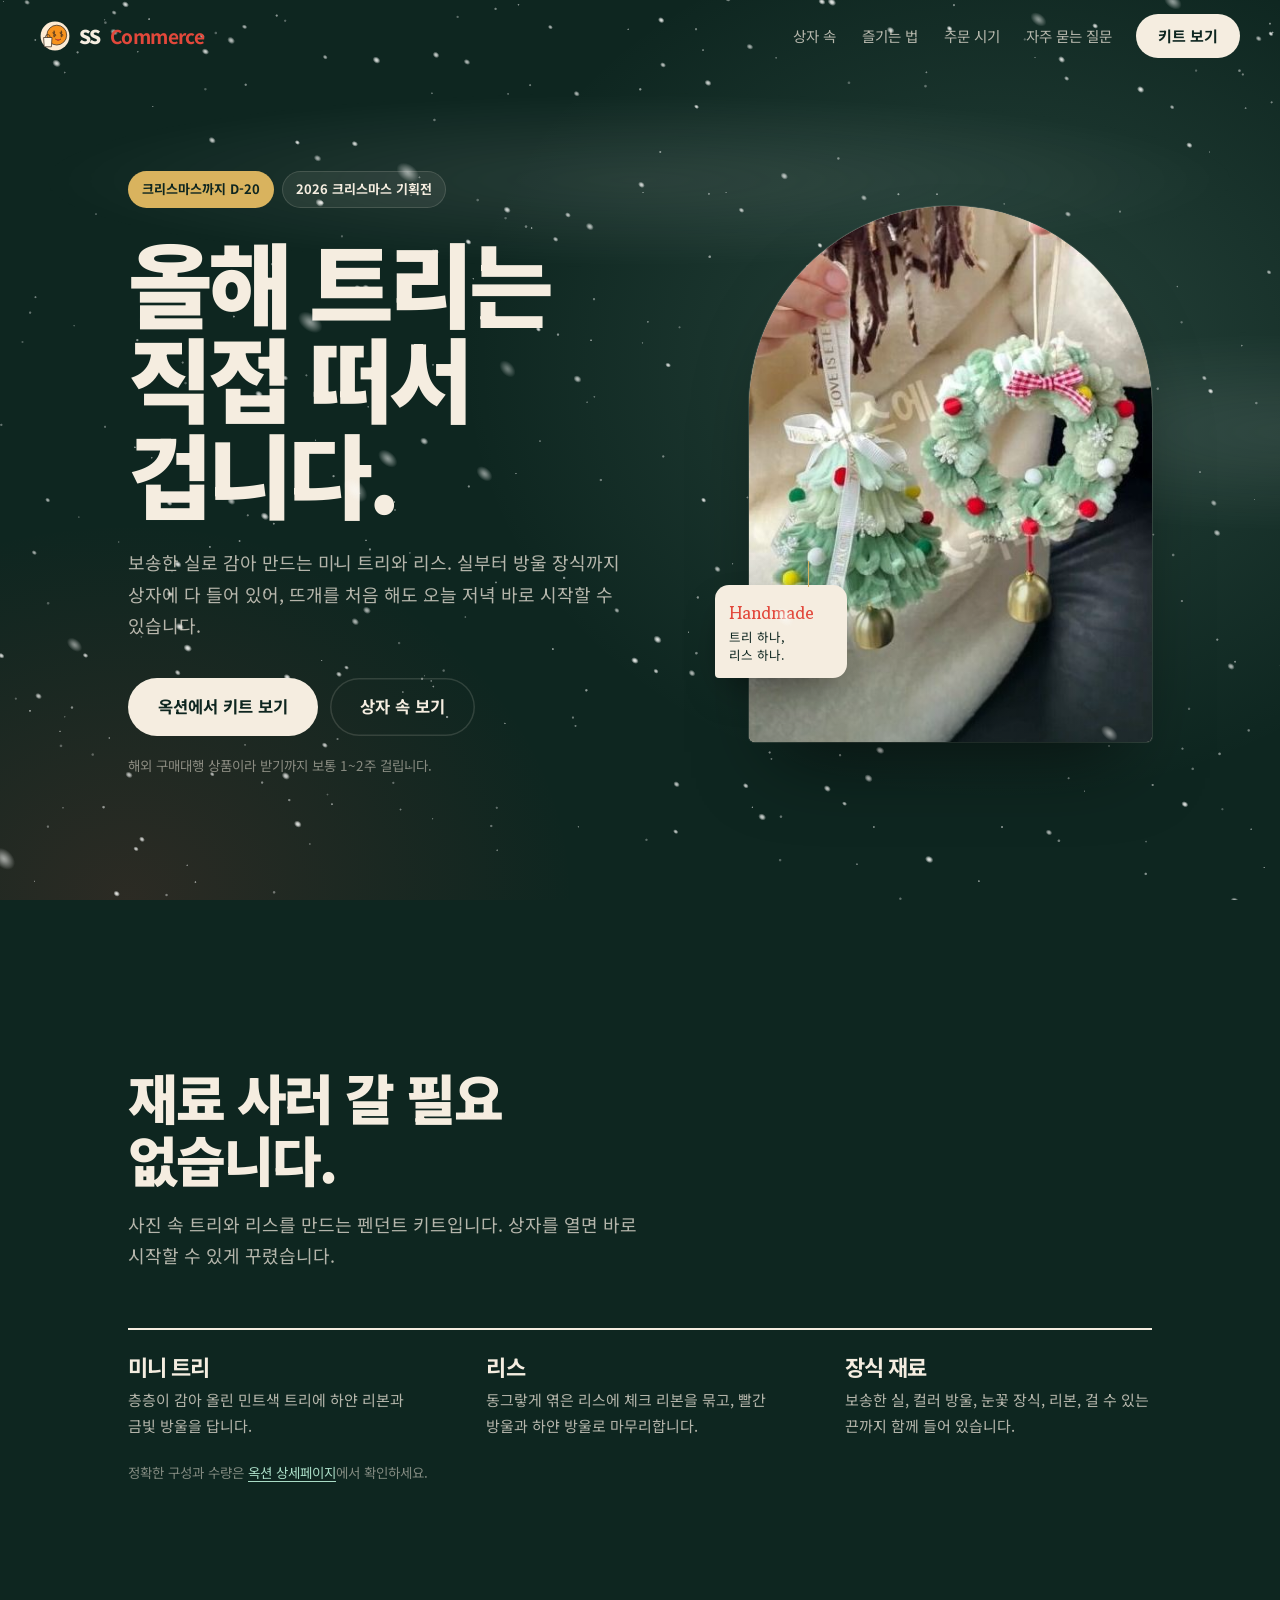
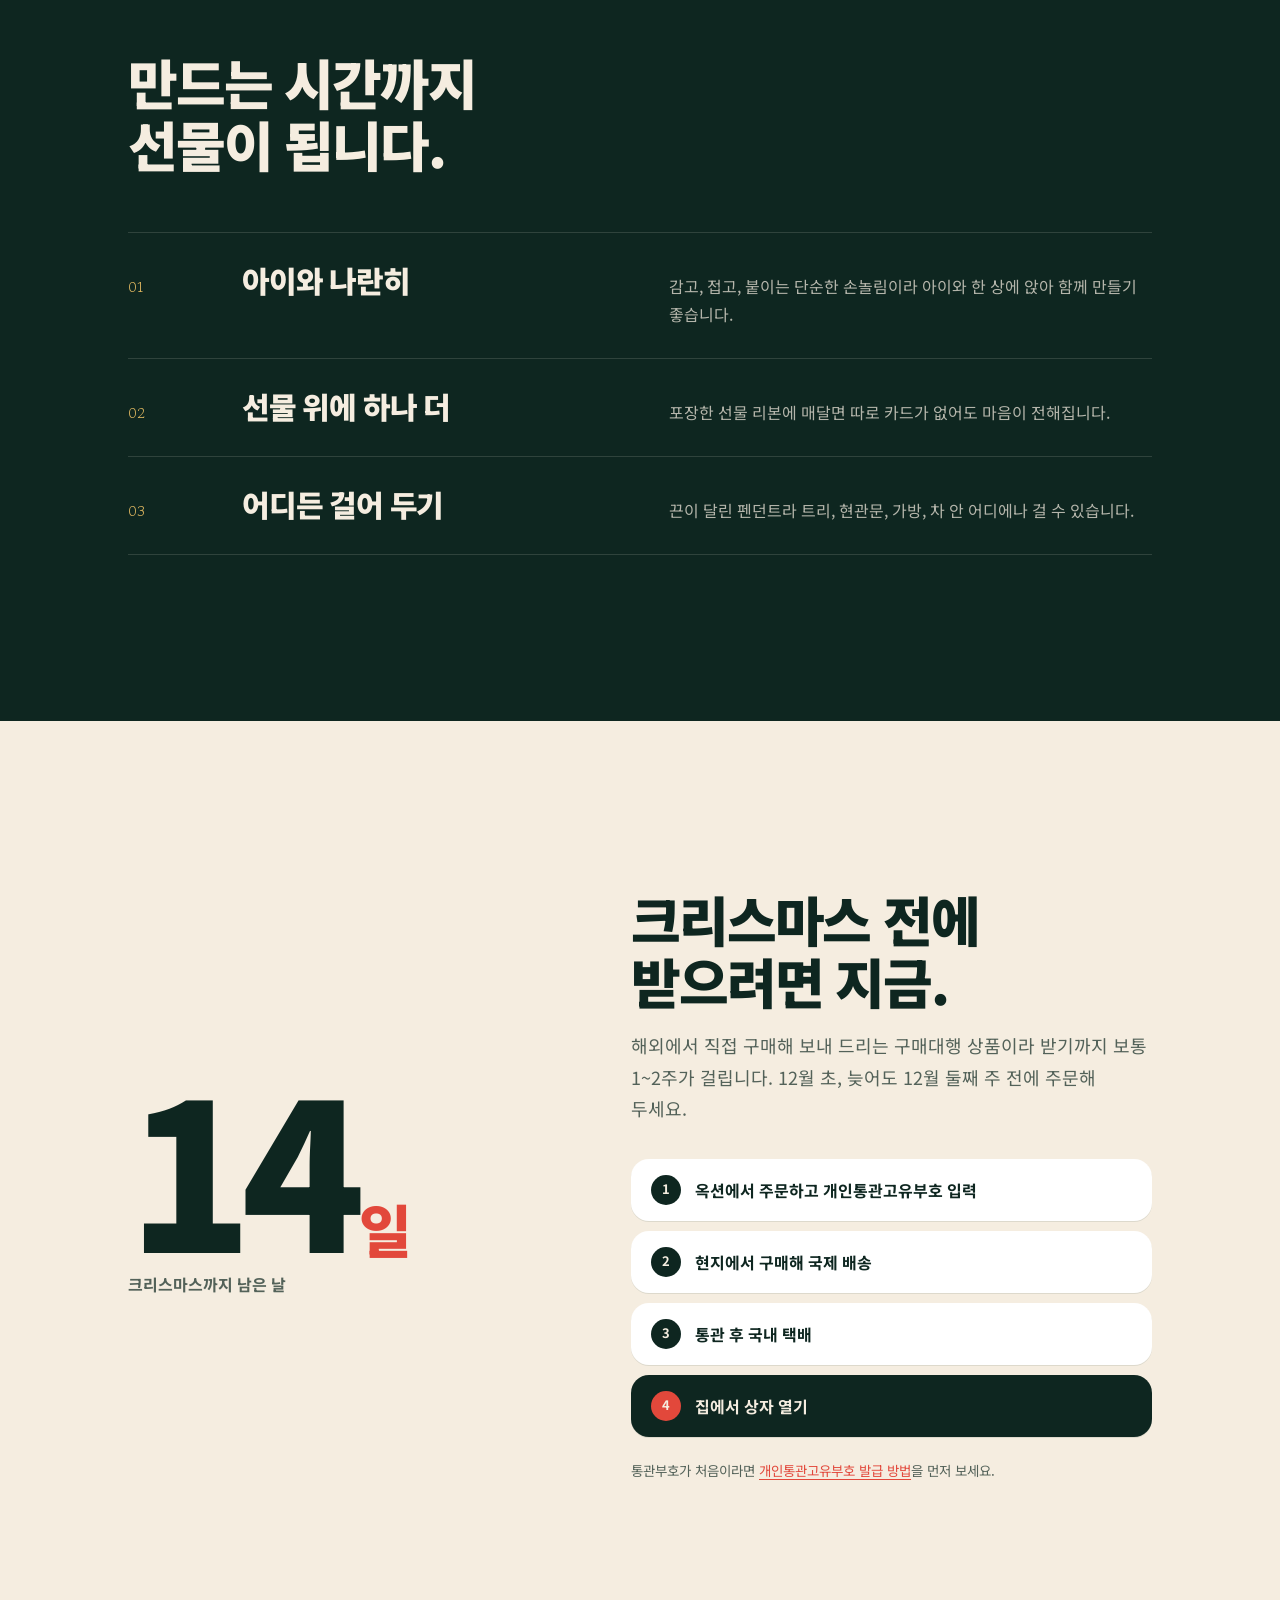
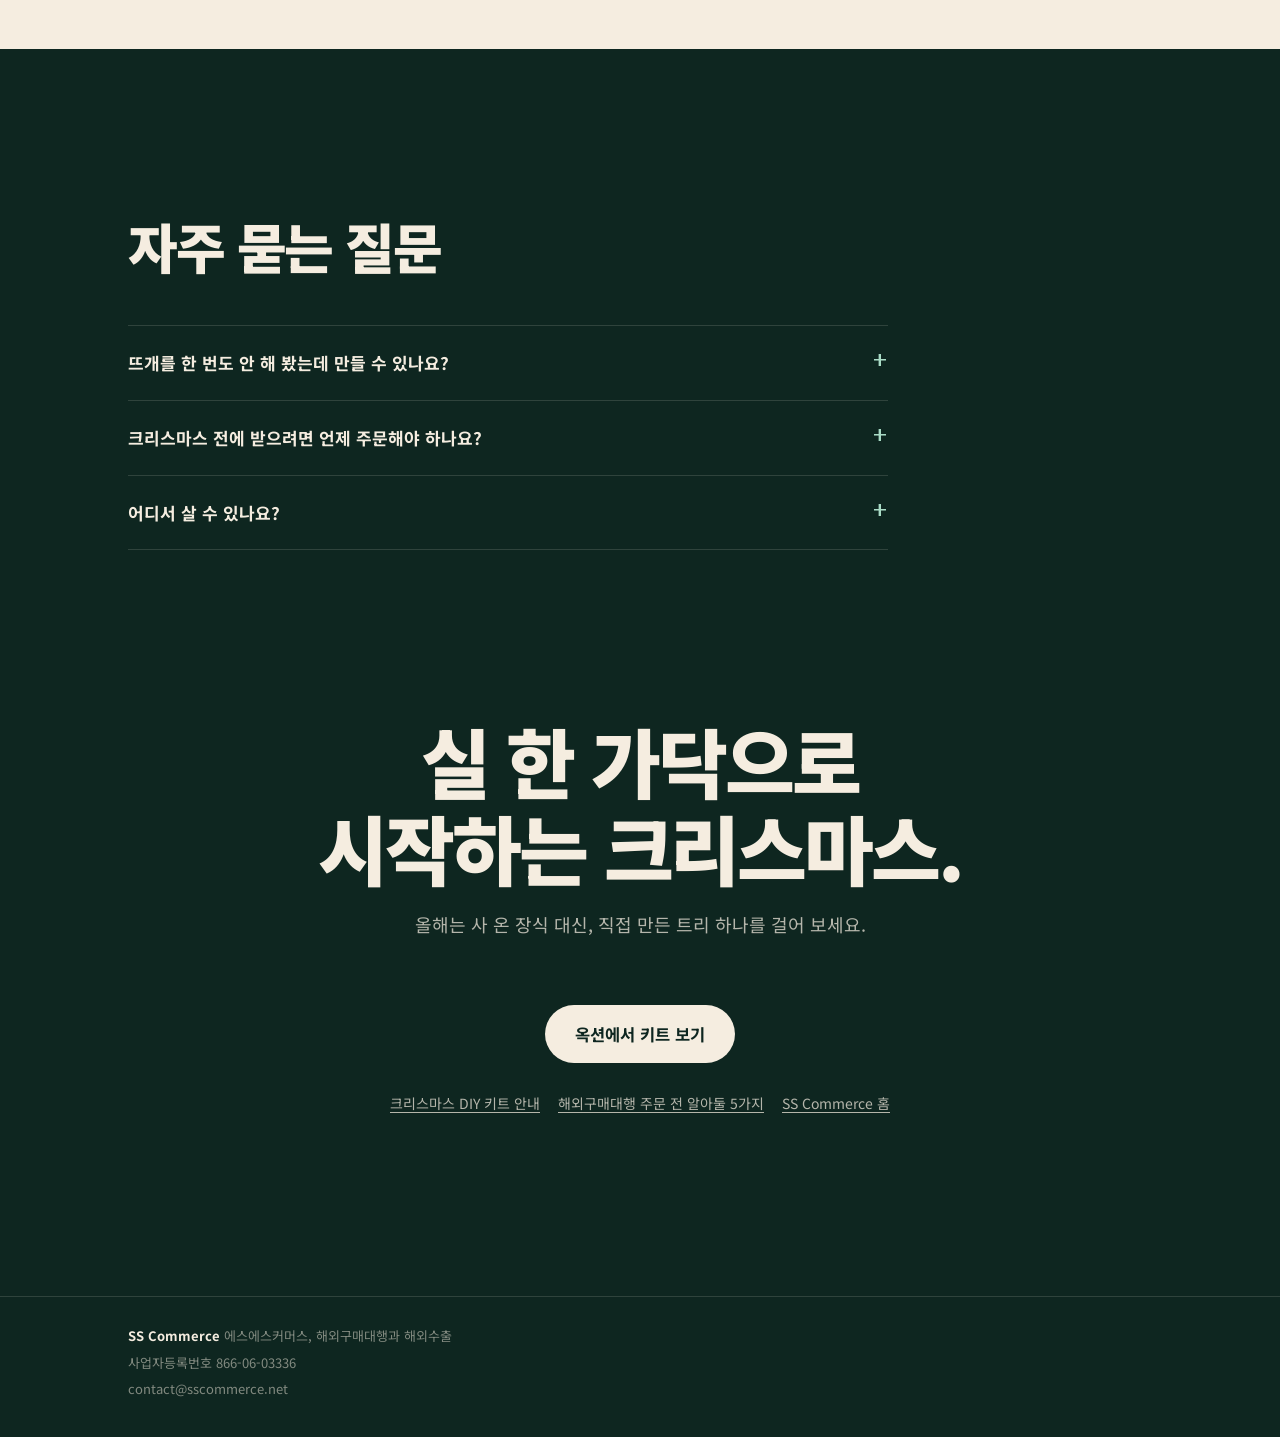
<file: christmas-event/index.html>
<!doctype html>
<html lang="ko">
<head>
<meta charset="utf-8">
<meta name="viewport" content="width=device-width, initial-scale=1, viewport-fit=cover">
<title>크리스마스 장식 만들기 – 뜨개 트리·리스 키트 기획전 | SS Commerce</title>
<meta name="description" content="아이와 함께, 선물 위에 하나 더. 보송한 실로 감아 만드는 크리스마스 트리·리스 장식 만들기 키트 기획전. 크리스마스 전에 받으려면 12월 초까지 주문하세요.">
<link rel="canonical" href="https://sscommerce.net/christmas-event/">
<meta property="og:type" content="website">
<meta property="og:site_name" content="SS Commerce 에스에스커머스">
<meta property="og:url" content="https://sscommerce.net/christmas-event/">
<meta property="og:title" content="올해 트리는 직접 떠서 겁니다 – 크리스마스 장식 만들기 키트">
<meta property="og:description" content="보송한 실로 감아 만드는 미니 트리와 리스. 재료가 상자에 다 들어 있습니다.">
<meta property="og:image" content="https://sscommerce.net/img/xmas.jpg">
<meta property="og:locale" content="ko_KR">
<meta name="twitter:card" content="summary_large_image">
<meta name="theme-color" content="#0E2620">
<link rel="icon" href="/character.svg" type="image/svg+xml">
<link rel="alternate" type="application/rss+xml" title="SS Commerce 구매 가이드" href="/rss.xml">
<link rel="preconnect" href="https://fonts.googleapis.com">
<link rel="preconnect" href="https://fonts.gstatic.com" crossorigin>
<link href="https://fonts.googleapis.com/css2?family=Gowun+Batang:wght@700&family=Noto+Sans+KR:wght@400;500;700;900&display=swap" rel="stylesheet">
<script type="application/ld+json">{"@context": "https://schema.org", "@graph": [
{"@type": "BreadcrumbList", "itemListElement": [
  {"@type": "ListItem", "position": 1, "name": "홈", "item": "https://sscommerce.net/"},
  {"@type": "ListItem", "position": 2, "name": "크리스마스 DIY 키트", "item": "https://sscommerce.net/christmas-diy-kit/"},
  {"@type": "ListItem", "position": 3, "name": "크리스마스 장식 만들기 기획전", "item": "https://sscommerce.net/christmas-event/"}]},
{"@type": "FAQPage", "mainEntity": [
  {"@type": "Question", "name": "뜨개를 한 번도 안 해 봤는데 만들 수 있나요?", "acceptedAnswer": {"@type": "Answer", "text": "기본 재료가 들어 있는 키트라 처음 하는 분도 시도할 수 있습니다. 난이도와 구성은 옥션 상세페이지에서 확인하세요."}},
  {"@type": "Question", "name": "크리스마스 전에 받으려면 언제 주문해야 하나요?", "acceptedAnswer": {"@type": "Answer", "text": "해외 구매대행 상품이라 받기까지 보통 1~2주가 걸립니다. 12월 초, 늦어도 12월 둘째 주 전에 주문하기를 권합니다."}},
  {"@type": "Question", "name": "어디서 살 수 있나요?", "acceptedAnswer": {"@type": "Answer", "text": "SS Commerce 옥션 스토어에서 판매합니다. 이 페이지의 '옥션에서 키트 보기' 버튼으로 바로 갈 수 있습니다."}}]}
]}</script>
<style>
  /* hallmark · custom (사이트 기존 초록·크림 유지) · genre: atmospheric · signature: 페이지를 따라 내려오는 실 한 가닥과 리본
     critique: 아이브로·아이콘 카드 3개·색칠한 한 단어·자석 버튼·흐림 등장을 걷어내고, 사진과 실과 날짜만 남긴다 */
  html, body { background: var(--bg); }
  :root {
    --bg: #0E2620; --bg2: #12302A; --cream: #F5EDE0; --ink: #0E2620;
    --muted: rgba(245, 237, 224, .72); --soft: rgba(245, 237, 224, .5); --line: rgba(245, 237, 224, .14);
    --mint: #A9DCC6; --berry: #E2483B; --gold: #D9B35E; --snow: #FBFCFA; --ice: #BFE3EE; --night: #050D0A;
    --glass: rgba(245, 237, 224, .07); --bg-glass: rgba(14, 38, 32, .82); --shade: rgba(0, 0, 0, .62); --scrim: rgba(14, 38, 32, .35);
    --bloom-a: rgba(169, 220, 198, .16); --bloom-b: rgba(226, 72, 59, .14); --photo-bg: #DCD3C6;
    --paper: #FFFFFF; --ink-soft: rgba(14, 38, 32, .7); --ink-line: rgba(14, 38, 32, .1);
    --ease: cubic-bezier(.16, 1, .3, 1); --r: 28px;
    --serif: "Gowun Batang", serif; --sans: "Noto Sans KR", -apple-system, "Malgun Gothic", sans-serif;
    color-scheme: dark;
  }
  * { box-sizing: border-box; }
  html { scroll-behavior: smooth; }
  html, body { overflow-x: clip; }
  body { margin: 0; color: var(--cream); font-family: var(--sans); line-height: 1.75; word-break: keep-all; -webkit-font-smoothing: antialiased; }
  img { max-width: 100%; display: block; }
  a { color: inherit; text-decoration: none; }
  h1, h2, h3 { margin: 0; letter-spacing: -0.04em; line-height: 1.15; }
  :focus-visible { outline: 2px solid var(--mint); outline-offset: 3px; border-radius: 8px; }
  .wrap { max-width: 1120px; margin: 0 auto; padding: 0 clamp(16px, 5vw, 48px); position: relative; z-index: 1; }
  .skip { position: absolute; left: -999px; }
  .skip:focus { left: 16px; top: 16px; z-index: 60; background: var(--cream); color: var(--ink); padding: 8px 12px; }
  .h2 { font-size: clamp(30px, 4.6vw, 54px); font-weight: 900; }
  .lead { color: var(--muted); font-size: clamp(15.5px, 1.5vw, 18px); max-width: 560px; margin: 18px 0 0; }

  /* nav */
  .nav { position: fixed; top: 0; left: 0; right: 0; z-index: 30; display: flex; align-items: center; gap: 24px;
    padding: calc(14px + env(safe-area-inset-top, 0px)) clamp(16px, 4vw, 40px) 14px; transition: background .4s, box-shadow .4s; }
  .nav.solid { background: var(--bg-glass); backdrop-filter: blur(14px); -webkit-backdrop-filter: blur(14px); box-shadow: 0 1px 0 var(--line); }
  .logo { display: flex; align-items: center; gap: 9px; font-weight: 900; font-size: 19px; letter-spacing: -0.03em; }
  .logo img { width: 30px; height: 30px; }
  .logo b { color: var(--berry); }
  .nav-links { display: flex; gap: 26px; margin-left: auto; font-size: 14.5px; color: var(--muted); }
  .nav-links a:hover { color: var(--cream); }
  .pill { display: inline-flex; align-items: center; gap: 10px; min-height: 44px; padding: 0 22px; border-radius: 999px; font-weight: 700; font-size: 15px;
    background: var(--cream); color: var(--ink); transition: background .3s, color .3s, translate .4s var(--ease); }
  .pill:hover { background: var(--berry); color: var(--paper); }
  .pill.ghost { background: transparent; color: var(--cream); box-shadow: inset 0 0 0 1.5px var(--line); }
  .pill.ghost:hover { box-shadow: inset 0 0 0 1.5px var(--mint); background: transparent; color: var(--mint); }
  .pill.big { min-height: 58px; padding: 0 30px; font-size: 16.5px; }
  @media (max-width: 760px) { .nav-links { display: none; } .nav .pill { margin-left: auto; } }

  /* hero */
  .hero { position: relative; min-height: 100svh; display: flex; align-items: center; overflow: hidden; padding: 120px 0 72px;
    background: radial-gradient(60% 70% at 78% 40%, var(--bloom-a), transparent 70%), radial-gradient(50% 60% at 10% 100%, var(--bloom-b), transparent 70%), var(--bg); }
  .hero canvas { position: absolute; inset: 0; width: 100%; height: 100%; z-index: 0; pointer-events: none; }
  .hero canvas.front { z-index: 2; }
  .hero-grid { display: grid; grid-template-columns: 1.15fr .85fr; gap: clamp(32px, 6vw, 88px); align-items: center; }
  .hero h1 { font-size: clamp(44px, 7.2vw, 104px); font-weight: 900; letter-spacing: -0.055em; line-height: 1.04; }
  .chips { display: flex; flex-wrap: wrap; gap: 8px; margin-bottom: 26px; }
  .chip { display: inline-flex; align-items: center; gap: 8px; padding: 7px 14px; border-radius: 999px; font-size: 13px; font-weight: 700;
    background: var(--glass); box-shadow: inset 0 0 0 1px var(--line); }
  .chip.dday { color: var(--ink); background: var(--gold); box-shadow: none; }
  .hero .lead { margin-top: 26px; }
  .cta-row { display: flex; flex-wrap: wrap; gap: 12px; margin-top: 36px; }
  .note { margin: 18px 0 0; font-size: 13.5px; color: var(--soft); }
  .photo { position: relative; justify-self: center; width: min(100%, 420px); }
  .arch { position: relative; aspect-ratio: 3 / 4; border-radius: 999px 999px var(--r) var(--r); overflow: hidden; background: var(--photo-bg);
    box-shadow: 0 40px 80px -30px var(--shade), 0 0 0 1px var(--line); }
  .arch img { width: 100%; height: 100%; object-fit: cover; transform: scale(1.04); }
  .arch::after { content: ""; position: absolute; inset: 0; background: linear-gradient(180deg, transparent 60%, var(--scrim)); }
  .tag { position: absolute; left: -34px; bottom: 64px; z-index: 2; width: 132px; padding: 16px 14px 14px; border-radius: 14px 14px 14px 4px;
    background: var(--cream); color: var(--ink); font-size: 12.5px; line-height: 1.45; transform-origin: 70% -24px; animation: sway 4.8s ease-in-out infinite;
    box-shadow: 0 18px 40px -16px var(--shade); }
  .tag::before { content: ""; position: absolute; left: 70%; top: -24px; width: 1.5px; height: 26px; background: var(--gold); }
  .tag b { display: block; font-family: var(--serif); font-size: 17px; color: var(--berry); margin-bottom: 2px; }
  @keyframes sway { 0%, 100% { rotate: -4deg; } 50% { rotate: 4deg; } }
  @media (max-width: 860px) {
    .hero { padding-top: 104px; }
    .hero-grid { grid-template-columns: 1fr; }
    .photo { width: min(78%, 340px); margin-top: 8px; }
    .tag { left: -22px; width: 118px; }
  }

  /* 실 (스크롤 따라 떠지는 한 가닥) */
  .story { position: relative; }
  .thread { position: absolute; inset: 0; width: 100%; height: 100%; z-index: 2; pointer-events: none; overflow: visible; }
  .thread path { fill: none; stroke: var(--berry); stroke-width: 2.6; stroke-linecap: round; stroke-linejoin: round; }
  .bow { position: absolute; z-index: 2; width: 64px; height: 40px; translate: -50% -100%; opacity: 0; scale: .4; transition: opacity .5s var(--ease), scale .7s var(--ease); pointer-events: none; }
  .bow { color: var(--berry); } .bow .knot { fill: var(--gold); }
  .bow.tied { opacity: 1; scale: 1; }

  section.block { padding: clamp(96px, 13vw, 168px) 0; position: relative; }
  .kit { list-style: none; padding: 0; margin: 56px 0 0; display: grid; grid-template-columns: repeat(3, minmax(0, 1fr)); gap: 0 clamp(24px, 4vw, 56px); border-top: 2px solid var(--cream); }
  .kit li { padding-top: 24px; }
  .kit h3 { font-size: 22px; margin: 0 0 8px; }
  .kit p { margin: 0; color: var(--muted); font-size: 15px; }
  .fine { margin: 22px 0 0; font-size: 13.5px; color: var(--soft); }
  .fine a { color: var(--mint); text-decoration: underline; text-underline-offset: 3px; }

  .uses { list-style: none; padding: 0; margin: 56px 0 0; border-top: 1px solid var(--line); }
  .uses li { display: grid; grid-template-columns: 90px 1fr 1.2fr; gap: 24px; align-items: baseline; padding: 30px 0; border-bottom: 1px solid var(--line); }
  .uses .no { font-family: var(--serif); font-size: 15px; color: var(--gold); }
  .uses h3 { font-size: clamp(22px, 2.6vw, 30px); font-weight: 900; }
  .uses p { margin: 0; color: var(--muted); }
  @media (max-width: 760px) { .kit { grid-template-columns: 1fr; } .kit li { padding-bottom: 22px; } .kit li + li { border-top: 1px solid var(--line); } .uses li { grid-template-columns: 44px 1fr; } .uses p { grid-column: 2; } }

  .cream { background: var(--cream); color: var(--ink); }
  .cream .lead, .cream .fine { color: var(--ink-soft); }
  .cream .fine a { color: var(--berry); }
  .when { display: grid; grid-template-columns: .9fr 1.1fr; gap: clamp(32px, 6vw, 80px); align-items: center; }
  .count { margin: 0; font-size: clamp(96px, 16vw, 210px); font-weight: 900; letter-spacing: -0.06em; line-height: .9; color: var(--ink); }
  .count small { font-size: .28em; letter-spacing: -0.02em; margin-left: .1em; color: var(--berry); }
  .count-cap { margin: 14px 0 0; font-weight: 700; color: var(--ink-soft); }
  .steps { list-style: none; margin: 34px 0 0; padding: 0; display: grid; gap: 10px; }
  .steps li { display: flex; gap: 14px; align-items: center; padding: 16px 20px; border-radius: 18px; background: var(--paper); font-weight: 700; box-shadow: 0 1px 0 var(--ink-line); }
  .steps li span { flex: none; width: 30px; height: 30px; border-radius: 50%; display: grid; place-items: center; background: var(--ink); color: var(--cream); font-size: 13px; }
  .steps li:last-child { background: var(--ink); color: var(--cream); }
  .steps li:last-child span { background: var(--berry); }
  @media (max-width: 760px) { .when { grid-template-columns: 1fr; } }

  .faq { margin-top: 48px; max-width: 760px; }
  .faq details { border-top: 1px solid var(--line); }
  .faq details:last-child { border-bottom: 1px solid var(--line); }
  .faq summary { cursor: pointer; list-style: none; display: flex; justify-content: space-between; gap: 16px; padding: 22px 0; font-weight: 700; font-size: 17px; }
  .faq summary::-webkit-details-marker { display: none; }
  .faq summary::after { content: "+"; font-family: var(--serif); font-size: 24px; line-height: 1; color: var(--mint); transition: rotate .3s var(--ease); }
  .faq details[open] summary::after { rotate: 45deg; }
  .faq details p { margin: 0 0 22px; color: var(--muted); }

  .final { text-align: center; padding-bottom: clamp(120px, 14vw, 180px); }
  .final .h2 { font-size: clamp(34px, 6vw, 76px); }
  .final .lead { margin-left: auto; margin-right: auto; }
  .final .cta-row { justify-content: center; margin-top: 64px; }
  .more { margin-top: 28px; font-size: 14px; color: var(--soft); display: flex; justify-content: center; flex-wrap: wrap; gap: 6px 18px; }
  .more a { color: var(--muted); text-decoration: underline; text-underline-offset: 3px; }
  .more a:hover { color: var(--mint); }

  footer { border-top: 1px solid var(--line); font-size: 13px; color: var(--soft); padding: 28px 0 calc(32px + env(safe-area-inset-bottom, 0px)); }
  footer p { margin: 0 0 4px; }
  footer a:hover, footer .f-name { color: var(--cream); }

  /* 영화 오프닝: 눈보라가 회사 이름으로 뭉쳤다 흩어진다 (스크립트가 만든다) */
  html.intro-on { overflow: hidden; }
  html.intro-on::after { content: ""; position: fixed; inset: 0; z-index: 90; background: var(--night); }
  .intro { position: fixed; inset: 0; z-index: 100; background: radial-gradient(70% 60% at 50% 50%, var(--bg2), var(--night) 78%);
    transition: opacity 1.1s var(--ease), scale 1.1s var(--ease); }
  .intro canvas { position: absolute; inset: 0; width: 100%; height: 100%; }
  .intro::before, .intro::after { content: ""; position: absolute; left: 0; right: 0; z-index: 1; height: 10vh; background: var(--night); transition: translate 1s var(--ease); }
  .intro::before { top: 0; } .intro::after { bottom: 0; }
  .intro.out { opacity: 0; scale: 1.06; pointer-events: none; }
  .intro.out::before { translate: 0 -100%; } .intro.out::after { translate: 0 100%; }
  .intro-sub { position: absolute; left: 0; right: 0; z-index: 2; margin: 0; text-align: center; font-family: var(--serif); font-size: clamp(15px, 1.8vw, 21px);
    color: var(--ice); opacity: 0; translate: 0 10px; transition: opacity .9s var(--ease), translate .9s var(--ease); }
  .intro-sub.in { opacity: .9; translate: 0 0; }
  .intro-skip { position: absolute; right: clamp(16px, 4vw, 40px); bottom: calc(10vh + 18px); z-index: 2; min-height: 40px; padding: 0 18px; border-radius: 999px;
    font: 500 14px var(--sans); color: var(--cream); background: transparent; border: 1px solid var(--line); cursor: pointer; transition: border-color .3s, color .3s; }
  .intro-skip:hover { border-color: var(--mint); color: var(--mint); }

  /* 등장 효과 */
  .rv { opacity: 0; translate: 0 18px; transition: opacity .9s var(--ease), translate .9s var(--ease); transition-delay: var(--d, 0s); }
  .rv.in { opacity: 1; translate: 0 0; }
  .ln { display: block; overflow: hidden; padding-bottom: .1em; margin-bottom: -.1em; }
  .ln > span { display: block; }
  .hero .ln > span { translate: 0 110%; transition: translate 1.1s var(--ease); transition-delay: var(--d, 0s); }
  .in .ln > span, .ln.in > span { translate: 0 0; }
  .no-js .rv { opacity: 1; translate: 0 0; } .no-js .ln > span { translate: 0 0; }
  @media (prefers-reduced-motion: reduce) {
    html { scroll-behavior: auto; }
    .rv, .ln > span { opacity: 1 !important; translate: 0 0 !important; filter: none !important; transition: none !important; }
    .tag { animation: none; }
    .thread { display: none; }
    .intro { display: none; }
  }
</style>
<script>
// 오프닝은 탭마다 한 번. 주소에 ?intro를 붙이면 다시 본다. 스크립트가 어긋나도 7초 뒤엔 가림막이 걷힌다
(function () {
  try {
    var d = document.documentElement;
    if (matchMedia("(prefers-reduced-motion: reduce)").matches) return;
    if (!/[?&]intro\b/.test(location.search) && sessionStorage.getItem("ss-intro")) return;
    d.classList.add("intro-on");
    setTimeout(function () { d.classList.remove("intro-on"); }, 7000);
  } catch (e) {}
})();
</script>
</head>
<body class="no-js">
<a class="skip" href="#main">본문으로 건너뛰기</a>

<header class="nav">
  <a class="logo" href="/" aria-label="SS Commerce 홈"><img src="/character.svg" alt="">SS <b>Commerce</b></a>
  <nav class="nav-links" aria-label="이 페이지 메뉴">
    <a href="#kit">상자 속</a><a href="#uses">즐기는 법</a><a href="#when">주문 시기</a><a href="#faq">자주 묻는 질문</a>
  </nav>
  <a class="pill" href="http://itempage3.auction.co.kr/DetailView.aspx?itemno=F689886065" target="_blank" rel="noopener">키트 보기</a>
</header>

<main id="main">
  <section class="hero">
    <canvas id="snow" aria-hidden="true"></canvas>
    <canvas id="snow-front" class="front" aria-hidden="true"></canvas>
    <div class="wrap hero-grid">
      <div>
        <div class="chips rv" style="--d:.05s">
          <span class="chip dday" id="dday" hidden></span>
          <span class="chip">2026 크리스마스 기획전</span>
        </div>
        <h1 aria-label="올해 트리는 직접 떠서 겁니다.">
          <span class="ln rv-l" style="--d:.15s"><span>올해 트리는</span></span>
          <span class="ln rv-l" style="--d:.27s"><span>직접 떠서 겁니다.</span></span>
        </h1>
        <p class="lead rv" style="--d:.5s">보송한 실로 감아 만드는 미니 트리와 리스. 실부터 방울 장식까지 상자에 다 들어 있어,
          뜨개를 처음 해도 오늘 저녁 바로 시작할 수 있습니다.</p>
        <div class="cta-row rv" style="--d:.62s">
          <a class="pill big" href="http://itempage3.auction.co.kr/DetailView.aspx?itemno=F689886065" target="_blank" rel="noopener">옥션에서 키트 보기</a>
          <a class="pill big ghost" href="#kit">상자 속 보기</a>
        </div>
        <p class="note rv" style="--d:.72s">해외 구매대행 상품이라 받기까지 보통 1~2주 걸립니다.</p>
      </div>
      <div class="photo rv" style="--d:.35s">
        <figure class="arch" style="margin:0"><img src="/img/xmas.jpg" alt="방울과 리본이 달린 민트색 뜨개 크리스마스 트리와 리스 장식을 손에 든 모습" width="450" height="600" fetchpriority="high"></figure>
        <div class="tag" aria-hidden="true"><b>Handmade</b>트리 하나,<br>리스 하나.</div>
      </div>
    </div>
  </section>

  <div class="story" id="story">
    <svg class="thread" aria-hidden="true"><path id="thread"/></svg>

    <section class="block" id="kit">
      <div class="wrap">
        <h2 class="h2"><span class="ln rv-l"><span>재료 사러 갈 필요</span></span><span class="ln rv-l" style="--d:.1s"><span>없습니다.</span></span></h2>
        <p class="lead rv" style="--d:.2s">사진 속 트리와 리스를 만드는 펜던트 키트입니다. 상자를 열면 바로 시작할 수 있게 꾸렸습니다.</p>
        <ul class="kit rv">
          <li><h3>미니 트리</h3><p>층층이 감아 올린 민트색 트리에 하얀 리본과 금빛 방울을 답니다.</p></li>
          <li><h3>리스</h3><p>동그랗게 엮은 리스에 체크 리본을 묶고, 빨간 방울과 하얀 방울로 마무리합니다.</p></li>
          <li><h3>장식 재료</h3><p>보송한 실, 컬러 방울, 눈꽃 장식, 리본, 걸 수 있는 끈까지 함께 들어 있습니다.</p></li>
        </ul>
        <p class="fine rv">정확한 구성과 수량은 <a href="http://itempage3.auction.co.kr/DetailView.aspx?itemno=F689886065" target="_blank" rel="noopener">옥션 상세페이지</a>에서 확인하세요.</p>
      </div>
    </section>

    <section class="block" id="uses" style="padding-top:0">
      <div class="wrap">
        <h2 class="h2"><span class="ln rv-l"><span>만드는 시간까지</span></span><span class="ln rv-l" style="--d:.1s"><span>선물이 됩니다.</span></span></h2>
        <ol class="uses">
          <li class="rv"><span class="no">01</span><h3>아이와 나란히</h3><p>감고, 접고, 붙이는 단순한 손놀림이라 아이와 한 상에 앉아 함께 만들기 좋습니다.</p></li>
          <li class="rv"><span class="no">02</span><h3>선물 위에 하나 더</h3><p>포장한 선물 리본에 매달면 따로 카드가 없어도 마음이 전해집니다.</p></li>
          <li class="rv"><span class="no">03</span><h3>어디든 걸어 두기</h3><p>끈이 달린 펜던트라 트리, 현관문, 가방, 차 안 어디에나 걸 수 있습니다.</p></li>
        </ol>
      </div>
    </section>

    <section class="block cream" id="when">
      <div class="wrap when">
        <div class="rv">
          <p class="count" aria-live="polite"><span id="count">0</span><small>일</small></p>
          <p class="count-cap" id="count-cap">크리스마스까지 남은 날</p>
        </div>
        <div>
          <h2 class="h2"><span class="ln rv-l"><span>크리스마스 전에</span></span><span class="ln rv-l" style="--d:.1s"><span>받으려면 지금.</span></span></h2>
          <p class="lead rv" style="--d:.15s">해외에서 직접 구매해 보내 드리는 구매대행 상품이라 받기까지 보통 1~2주가 걸립니다. 12월 초, 늦어도 12월 둘째 주 전에 주문해 두세요.</p>
          <ol class="steps">
            <li class="rv" style="--d:.1s"><span>1</span>옥션에서 주문하고 개인통관고유부호 입력</li>
            <li class="rv" style="--d:.18s"><span>2</span>현지에서 구매해 국제 배송</li>
            <li class="rv" style="--d:.26s"><span>3</span>통관 후 국내 택배</li>
            <li class="rv" style="--d:.34s"><span>4</span>집에서 상자 열기</li>
          </ol>
          <p class="fine rv">통관부호가 처음이라면 <a href="/guide/personal-customs-code/">개인통관고유부호 발급 방법</a>을 먼저 보세요.</p>
        </div>
      </div>
    </section>

    <section class="block" id="faq">
      <div class="wrap">
        <h2 class="h2"><span class="ln rv-l"><span>자주 묻는 질문</span></span></h2>
        <div class="faq rv" style="--d:.1s">
          <details><summary>뜨개를 한 번도 안 해 봤는데 만들 수 있나요?</summary><p>기본 재료가 들어 있는 키트라 처음 하는 분도 시도할 수 있습니다. 난이도와 구성은 옥션 상세페이지에서 확인하세요.</p></details>
          <details><summary>크리스마스 전에 받으려면 언제 주문해야 하나요?</summary><p>해외 구매대행 상품이라 받기까지 보통 1~2주가 걸립니다. 12월 초, 늦어도 12월 둘째 주 전에 주문하기를 권합니다.</p></details>
          <details><summary>어디서 살 수 있나요?</summary><p>SS Commerce 옥션 스토어에서 판매합니다. 이 페이지의 '옥션에서 키트 보기' 버튼으로 바로 갈 수 있습니다.</p></details>
        </div>
      </div>
    </section>

    <section class="block final" id="final" style="padding-top:0">
      <div class="wrap">
        <h2 class="h2"><span class="ln rv-l"><span>실 한 가닥으로</span></span><span class="ln rv-l" style="--d:.1s"><span>시작하는 크리스마스.</span></span></h2>
        <p class="lead rv" style="--d:.2s">올해는 사 온 장식 대신, 직접 만든 트리 하나를 걸어 보세요.</p>
        <div class="cta-row rv" style="--d:.3s">
          <a class="pill big" id="final-cta" href="http://itempage3.auction.co.kr/DetailView.aspx?itemno=F689886065" target="_blank" rel="noopener">옥션에서 키트 보기</a>
        </div>
        <p class="more rv" style="--d:.4s"><a href="/christmas-diy-kit/">크리스마스 DIY 키트 안내</a><a href="/guide/overseas-purchase-agency/">해외구매대행 주문 전 알아둘 5가지</a><a href="/">SS Commerce 홈</a></p>
      </div>
    </section>
    <svg class="bow" id="bow" viewBox="0 0 64 40" aria-hidden="true"><path d="M32 22C22 8 6 6 6 16s14 12 26 6Zm0 0c10-14 26-16 26-6s-14 12-26 6Z" fill="currentColor"/><path d="M32 22 24 38M32 22l8 16" stroke="currentColor" stroke-width="3" stroke-linecap="round"/><circle cx="32" cy="21" r="4.5" class="knot"/></svg>
  </div>
</main>

<footer>
  <div class="wrap">
    <p><b class="f-name">SS Commerce</b> 에스에스커머스, 해외구매대행과 해외수출</p>
    <p>사업자등록번호 866-06-03336</p>
    <p><a href="mailto:contact@sscommerce.net">contact@sscommerce.net</a></p>
  </div>
</footer>

<script>
// 영화 오프닝, 등장 효과, 눈보라, 크리스마스 카운트다운, 스크롤 따라 떠지는 실
(function () {
  document.body.classList.remove("no-js");
  var still = matchMedia("(prefers-reduced-motion: reduce)").matches;

  var els = document.querySelectorAll(".rv, .rv-l");
  if ("IntersectionObserver" in window && !still) {
    var io = new IntersectionObserver(function (es) {
      es.forEach(function (x) { if (x.isIntersecting) { x.target.classList.add("in"); io.unobserve(x.target); } });
    }, { rootMargin: "0px 0px -10% 0px" });
    // 히어로는 첫 화면이니 스크롤을 기다리지 않고 바로 나타난다 (구매 버튼이 화면 아래쪽에 걸려 늦게 뜨던 문제)
    var heroEls = [];
    els.forEach(function (el) { if (el.closest(".hero")) heroEls.push(el); else io.observe(el); });
    intro(function () { heroEls.forEach(function (el) { el.classList.add("in"); }); });
  } else {
    els.forEach(function (el) { el.classList.add("in"); });
  }

  // 영화 오프닝: 화면 밖에서 몰려든 눈보라가 가운데를 고리처럼 감아 돌다 회사 이름으로 뭉치고,
  // 빛이 한 번 훑고 지나간 뒤 돌풍에 흩어지며 페이지가 열린다
  function intro(done) {
    var root = document.documentElement;
    if (!root.classList.contains("intro-on")) return done();
    try { sessionStorage.setItem("ss-intro", "1"); } catch (e) {}
    var css = getComputedStyle(root), SNOW = css.getPropertyValue("--snow").trim(), ICE = css.getPropertyValue("--ice").trim(),
        FONT = css.getPropertyValue("--sans").trim(), NAME = "SS Commerce";
    var box = document.createElement("div");
    box.className = "intro";
    box.innerHTML = '<canvas aria-hidden="true"></canvas><p class="intro-sub" aria-hidden="true">2026 크리스마스 기획전</p>' +
      '<button type="button" class="intro-skip">건너뛰기</button>';
    document.body.appendChild(box);
    var fl = document.fonts && document.fonts.load ? document.fonts.load("900 100px " + FONT, NAME) : Promise.resolve();
    Promise.race([fl, new Promise(function (ok) { setTimeout(ok, 1200); })]).then(start, start);

    function start() {
      var cv = box.querySelector("canvas"), c = cv.getContext("2d"), sub = box.querySelector(".intro-sub"),
          W = box.clientWidth || innerWidth, H = box.clientHeight || innerHeight, dpr = Math.min(devicePixelRatio || 1, 1.25), MX = W / 2, MY = H / 2;
      function layer() { var k = document.createElement("canvas"), x = k.getContext("2d"); k.width = W * dpr; k.height = H * dpr; x.setTransform(dpr, 0, 0, dpr, 0, 0); return [k, x]; }
      cv.width = W * dpr; cv.height = H * dpr;

      // 이름을 화면 밖 캔버스에 찍어 두고, 그 글자 픽셀에서 눈송이가 모일 자리를 뽑는다
      var T = layer(), tx = T[1], fs = Math.min(190, H * .2, W * .16);
      tx.font = "900 " + fs + "px " + FONT;
      var mw = tx.measureText(NAME).width;
      if (mw > W * .86) { fs *= W * .86 / mw; tx.font = "900 " + fs + "px " + FONT; }
      tx.textAlign = "center"; tx.textBaseline = "middle";
      var grad = tx.createLinearGradient(0, MY - fs / 2, 0, MY + fs / 2);
      grad.addColorStop(0, SNOW); grad.addColorStop(1, ICE);
      tx.fillStyle = grad; tx.fillText(NAME, MX, MY);
      // 글자 둘레 상자: 빛·광택은 이 안에서만 그려 매 프레임 일을 줄인다
      mw = tx.measureText(NAME).width;
      var BX = Math.max(0, MX - mw / 2 - 48), BY = Math.max(0, MY - fs * .75), BW = Math.min(W - BX, mw + 96), BH = Math.min(H - BY, fs * 1.5);
      var G = layer(), S = layer();
      G[1].shadowColor = ICE; G[1].shadowBlur = 30; G[1].drawImage(T[0], 0, 0, W, H);
      var tm = tx.measureText(NAME), desc = tm.actualBoundingBoxDescent || fs * .4;
      sub.style.top = (MY + desc + Math.max(18, fs * .14)) + "px";

      var TW = T[0].width, TH = T[0].height, px = tx.getImageData(0, 0, TW, TH).data, step = Math.max(2, Math.round(fs * dpr / 40)), pts = [];
      for (var y = 0; y < TH; y += step) for (var x = 0; x < TW; x += step) if (px[(y * TW + x) * 4 + 3] > 140) pts.push(x / dpr, y / dpr);
      var want = W < 700 ? 800 : 1400, n = pts.length / 2, every = Math.max(1, n / want), P = [], Q = [];
      for (var f = 0; f < n; f += every) {
        var j = Math.floor(f) * 2;
        P.push({ tx: pts[j], ty: pts[j + 1], a: Math.random() * 6.283, R: .4 + Math.random() * .8, w: 1.2 + Math.random() * 1.6,
          s: .9 + Math.random() * 1.5, ice: Math.random() < .35, d: pts[j] / W * .5 + Math.random() * .3, ph: Math.random() * 6.283, x: MX, y: MY, vx: 0, vy: 0 });
      }
      for (var q = 0; q < (W < 700 ? 110 : 230); q++)
        Q.push({ x: Math.random() * W, y: Math.random() * H, v: .6 + Math.random() * .8, l: .5 + Math.random(), a: .15 + Math.random() * .45, w: .8 + Math.random() * 1.6 });

      // 시간표(초): 1.0부터 모이기 시작, 2.25 글자가 빛나고, 2.6 빛이 훑고, 3.7 돌풍, 4.8 끝
      var IN = 1.0, CONV = 1.0, GLOW = 2.25, SWEEP = 2.6, BLAST = 3.7, END = 4.8, t0 = performance.now(), last = t0, blown = false;
      function clamp(v) { return v < 0 ? 0 : v > 1 ? 1 : v; }
      function ease(v) { return v < .5 ? 4 * v * v * v : 1 - Math.pow(-2 * v + 2, 3) / 2; }
      function skip() { var t = (performance.now() - t0) / 1000; if (t < BLAST) t0 -= (BLAST - t) * 1000; }
      box.querySelector(".intro-skip").addEventListener("click", skip);
      addEventListener("keydown", function k(e) { if (e.key === "Escape") { skip(); removeEventListener("keydown", k); } });

      function blast() {
        blown = true; box.classList.add("out"); sub.classList.remove("in"); root.classList.remove("intro-on"); done();
        for (var i = 0; i < P.length; i++) {
          var p = P[i], dx = p.x - MX, dy = p.y - MY, L = Math.hypot(dx, dy) || 1, sp = 300 + Math.random() * 1000;
          p.vx = dx / L * sp + 500 + Math.random() * 400; p.vy = dy / L * sp * .7 - 60;
        }
      }

      function frame(now) {
        var t = (now - t0) / 1000, dt = Math.min(.05, (now - last) / 1000); last = now;
        if (t >= BLAST && !blown) blast();
        if (t > END) { box.remove(); return; }
        if (t > GLOW && !blown) sub.classList.add("in");
        c.setTransform(dpr, 0, 0, dpr, 0, 0); c.clearRect(0, 0, W, H);

        // 앞을 가로지르는 눈보라 줄기: 처음엔 거세다가 이름이 보일 땐 잦아들고, 돌풍에 다시 몰아친다
        var wind = t < IN + .6 ? 1.5 : blown ? 2.2 : .45;
        c.globalCompositeOperation = "lighter"; c.strokeStyle = SNOW; c.lineCap = "round";
        for (var i = 0; i < Q.length; i++) {
          var s = Q[i], vx = 1300 * s.v * wind, vy = 300 * s.v * wind;
          s.x += vx * dt; s.y += vy * dt;
          if (s.x > W + 60) { s.x = -60 - Math.random() * 200; s.y = Math.random() * H - H * .2; }
          if (s.y > H + 60) { s.y = -60; s.x = Math.random() * W; }
          c.globalAlpha = s.a; c.lineWidth = s.w; c.beginPath(); c.moveTo(s.x, s.y); c.lineTo(s.x - vx * .028 * s.l, s.y - vy * .028 * s.l); c.stroke();
        }

        // 카메라: 다가오며 멈추고, 돌풍 때 한 번 더 밀고 들어간다
        var z = 1 + .09 * (1 - ease(clamp((t - IN) / 2))) + (blown ? (t - BLAST) * .22 : 0);
        c.setTransform(dpr * z, 0, 0, dpr * z, MX * (1 - z) * dpr, MY * (1 - z) * dpr);

        // 얼음 글자: 눈송이가 다 모인 뒤 서서히 드러나고, 빛 한 줄기가 훑고 지나간다
        var ga = clamp((t - GLOW) / .6) * (1 - clamp((t - BLAST) / .3));
        if (ga > 0) {
          c.globalCompositeOperation = "source-over"; c.globalAlpha = ga; c.drawImage(G[0], BX * dpr, BY * dpr, BW * dpr, BH * dpr, BX, BY, BW, BH);
          var sp = clamp((t - SWEEP) / .9);
          if (sp > 0 && sp < 1) {
            var sx = S[1], bx = -.2 * W + sp * 1.4 * W, lg = sx.createLinearGradient(bx - 140, MY - 120, bx + 140, MY + 120);
            sx.globalCompositeOperation = "source-over"; sx.clearRect(BX, BY, BW, BH); sx.drawImage(T[0], BX * dpr, BY * dpr, BW * dpr, BH * dpr, BX, BY, BW, BH);
            lg.addColorStop(0, "rgba(255,255,255,0)"); lg.addColorStop(.5, "rgba(255,255,255,.95)"); lg.addColorStop(1, "rgba(255,255,255,0)");
            sx.globalCompositeOperation = "source-in"; sx.fillStyle = lg; sx.fillRect(BX, BY, BW, BH);
            c.globalCompositeOperation = "lighter"; c.drawImage(S[0], BX * dpr, BY * dpr, BW * dpr, BH * dpr, BX, BY, BW, BH);
          }
        }

        // 눈송이: 이름 둘레를 납작한 고리로 감아 돌다 → 글자 자리로 빨려 들고 → 돌풍에 흩어진다
        c.globalCompositeOperation = "lighter";
        var big = Math.max(W, H), shrink = 1.3 - .6 * clamp(t / 1.4);
        for (var pass = 0; pass < 2; pass++) {
          c.fillStyle = pass ? ICE : SNOW;
          for (var k = 0; k < P.length; k++) {
            var p = P[k];
            if (p.ice !== !!pass) continue;
            if (blown) { p.vx *= .985; p.vy *= .985; p.x += p.vx * dt; p.y += p.vy * dt; }
            else {
              var ang = p.a + p.w * t, rr = p.R * big * shrink, ox = MX + Math.cos(ang) * rr, oy = MY + Math.sin(ang) * rr * .38,
                  e = ease(clamp((t - IN - p.d) / CONV));
              p.x = ox + (p.tx + Math.sin(t * 3 + p.ph) * .7 - ox) * e; p.y = oy + (p.ty + Math.cos(t * 2.6 + p.ph) * .7 - oy) * e;
            }
            c.globalAlpha = blown ? .9 * (1 - clamp((t - BLAST) / 1.1)) : .55 + .4 * clamp((t - IN) / 1.5);
            c.fillRect(p.x - p.s / 2, p.y - p.s / 2, p.s, p.s);
          }
        }
        c.globalAlpha = 1; c.globalCompositeOperation = "source-over";
        requestAnimationFrame(frame);
      }
      requestAnimationFrame(frame);
    }
  }

  // 크리스마스까지 남은 날 (한국 시간)
  var now = new Date(Date.now() + 9 * 3600e3), y = now.getUTCFullYear(),
      today = Date.UTC(y, now.getUTCMonth(), now.getUTCDate()), xmas = Date.UTC(y, 11, 25),
      days = Math.round((xmas - today) / 864e5);
  var dday = document.getElementById("dday"), count = document.getElementById("count"), cap = document.getElementById("count-cap");
  if (days > 0) { dday.hidden = false; dday.textContent = "크리스마스까지 D-" + days; }
  else if (days === 0) { dday.hidden = false; dday.textContent = "메리 크리스마스!"; cap.textContent = "오늘이 크리스마스입니다"; }
  else { cap.textContent = "내년 크리스마스를 준비하세요"; days = 0; }
  if (still || !("IntersectionObserver" in window)) count.textContent = days;
  else new IntersectionObserver(function (es, ob) {
    if (!es[0].isIntersecting) return;
    ob.disconnect();
    var t0 = performance.now();
    (function step(t) {
      var p = Math.min(1, (t - t0) / 1600);
      count.textContent = Math.round(days * (1 - Math.pow(1 - p, 3)));
      if (p < 1) requestAnimationFrame(step);
    })(t0);
  }, { threshold: .4 }).observe(count);

  // 눈보라: 먼 눈·가운데 눈·눈앞의 큰 눈(초점 밖) 세 겹. 바람이 잦아들었다 몰아치기를 되풀이한다
  var hero = document.querySelector(".hero"), back = document.getElementById("snow"), front = document.getElementById("snow-front"),
      bx = back.getContext("2d"), fx = front.getContext("2d"), W = 0, H = 0, flakes = [], fogs = [], run = !still, last = 0, T = 0, pw = 0;
  var rgb = (getComputedStyle(document.documentElement).getPropertyValue("--snow").trim().match(/\w\w/g) || ["ff", "ff", "ff"])
      .map(function (h) { return parseInt(h, 16); }).join(",");
  function sprite(core) { // 가장자리가 번지는 눈송이 한 장을 미리 그려 두고 크기만 바꿔 찍는다
    var c = document.createElement("canvas"), x = c.getContext("2d"), g = x.createRadialGradient(32, 32, 0, 32, 32, 32);
    c.width = c.height = 64;
    g.addColorStop(0, "rgba(" + rgb + ",1)"); g.addColorStop(core, "rgba(" + rgb + ",.8)"); g.addColorStop(1, "rgba(" + rgb + ",0)");
    x.fillStyle = g; x.fillRect(0, 0, 64, 64); return c;
  }
  // z: 깊이(바람·낙하 속도에 곱함), r: 반지름, v: 낙하 속도(px/초), a: 불투명도
  var LAYERS = [
    { z: .38, n: [140, 300], r: [.9, 1.8], v: [26, 44], a: [.3, .6], img: sprite(.5), ctx: bx },
    { z: .72, n: [70, 150], r: [2, 3.6], v: [58, 92], a: [.65, .95], img: sprite(.4), ctx: bx, streak: .5 },
    { z: 1.45, n: [8, 18], r: [5, 10], v: [140, 210], a: [.35, .6], img: sprite(.28), ctx: fx, streak: .45 }
  ];
  function rnd(a) { return a[0] + Math.random() * (a[1] - a[0]); }
  function spawn(L, top) {
    return { L: L, x: Math.random() * W, y: top ? -20 - Math.random() * 60 : Math.random() * H, r: rnd(L.r), v: rnd(L.v), a: rnd(L.a),
      ph: Math.random() * 6.28, fq: .4 + Math.random() * .9, sw: 14 + Math.random() * 26 };
  }
  function size() {
    var dpr = Math.min(devicePixelRatio || 1, 1.5), ow = W, oh = H;
    W = hero.clientWidth; H = hero.clientHeight;
    [[back, bx], [front, fx]].forEach(function (p) { p[0].width = W * dpr; p[0].height = H * dpr; p[1].setTransform(dpr, 0, 0, dpr, 0, 0); });
    var narrow = W < 700, want = still ? .45 : 1;
    if (ow && narrow === (ow < 700)) { // 주소창이 접히는 정도의 크기 변화는 눈송이를 다시 뿌리지 않고 늘려 맞춘다
      flakes.forEach(function (f) { f.x *= W / ow; f.y *= H / oh; }); return;
    }
    flakes = [];
    LAYERS.forEach(function (L) { var n = Math.round(L.n[narrow ? 0 : 1] * want); for (var i = 0; i < n; i++) flakes.push(spawn(L)); });
    fogs = [];
    for (var i = 0; i < 3; i++) fogs.push({ x: Math.random() * W, y: H * (.2 + i * .28), w: W * (.6 + Math.random() * .5), h: H * (.18 + Math.random() * .12), z: .9 + i * .25 });
  }
  function gustAt(t) { // 0(잔잔)~1(몰아침). 사인파 셋을 겹쳐 주기가 맞물리지 않게
    var g = Math.sin(t * .21) * .55 + Math.sin(t * .067 + 1.3) * .8 + Math.sin(t * .49 + 2.1) * .3;
    return Math.min(1, Math.max(0, g - .15) / 1.3);
  }
  function draw(now) {
    var dt = last ? Math.min(.05, (now - last) / 1000) : 0; last = now; T += dt;
    var gust = gustAt(T), wind = 34 + gust * gust * 330, lift = Math.sin(T * .9) * gust * 40;
    bx.clearRect(0, 0, W, H); fx.clearRect(0, 0, W, H);
    // 몰아칠 때 화면을 쓸고 지나가는 눈안개
    var fogImg = LAYERS[2].img;
    for (var j = 0; j < fogs.length; j++) {
      var g = fogs[j]; g.x += wind * g.z * dt;
      if (g.x - g.w / 2 > W) g.x = -g.w / 2;
      bx.globalAlpha = .035 + gust * .09;
      bx.drawImage(fogImg, g.x - g.w / 2, g.y - g.h / 2, g.w, g.h);
    }
    for (var i = 0; i < flakes.length; i++) {
      var f = flakes[i], L = f.L, z = L.z;
      var vx = wind * z + Math.cos(T * f.fq + f.ph) * f.sw * z, vy = f.v * (1 + gust * .35) + lift * z;
      f.x += vx * dt; f.y += vy * dt;
      if (f.y > H + 30) { var n = spawn(L, true); n.x = Math.random() * (W + wind) - wind * .5; flakes[i] = f = n; }
      if (f.x > W + 30) f.x -= W + 60; else if (f.x < -30) f.x += W + 60;
      var c = L.ctx, d = f.r * 2, k = L.streak ? 1 + Math.min(1.6, Math.hypot(vx, vy) / 260) * L.streak : 1;
      c.globalAlpha = f.a;
      if (k > 1.05) { // 빠른 눈송이는 진행 방향으로 살짝 늘여 움직임이 묻어나게
        c.save(); c.translate(f.x, f.y); c.rotate(Math.atan2(vy, vx));
        c.drawImage(L.img, -d * k / 2, -d / 2, d * k, d); c.restore();
      } else c.drawImage(L.img, f.x - f.r, f.y - f.r, d, d);
    }
    bx.globalAlpha = fx.globalAlpha = 1;
    if (run) requestAnimationFrame(draw);
  }
  size();
  if (still) { T = 40; draw(0); }
  else {
    requestAnimationFrame(draw);
    new IntersectionObserver(function (es) {
      var v = es[0].isIntersecting;
      if (v && !run) { run = true; last = 0; requestAnimationFrame(draw); }
      run = v;
    }).observe(hero);
    addEventListener("resize", function () { clearTimeout(pw); pw = setTimeout(size, 150); });
  }

  // 실 한 가닥: 왼쪽 여백을 따라 내려오며 제목마다 매듭을 짓고, 마지막 버튼에서 리본으로 묶인다
  var story = document.getElementById("story"), path = document.getElementById("thread"), bow = document.getElementById("bow"),
      cta = document.getElementById("final-cta"), len = 0;
  function layout() {
    var sr = story.getBoundingClientRect(), sw = story.clientWidth, top = sr.top;
    var wrap = story.querySelector(".wrap").getBoundingClientRect();
    var wide = sw > 900, lw = wide ? 42 : 0, gx = Math.max(6, wrap.left - sr.left - (wide ? 36 : 10)), d = "M" + gx + " 0";
    story.querySelectorAll(".block:not(.final) .h2").forEach(function (h) {
      var y = h.getBoundingClientRect().top - top + 18;
      if (!lw) return;
      d += " L" + gx + " " + (y - 34) + " C" + gx + " " + (y + 14) + " " + (gx + 42) + " " + (y + 10) + " " + (gx + 36) + " " + (y - 14) +
           " C" + (gx + 30) + " " + (y - 36) + " " + gx + " " + (y - 20) + " " + gx + " " + (y + 6);
    });
    var cr = cta.getBoundingClientRect(), ex = cr.left - sr.left + cr.width / 2, ey = cr.top - top - 26;
    d += " L" + gx + " " + (ey - 60) + " Q" + gx + " " + ey + " " + (gx + 60) + " " + ey + " L" + ex + " " + ey;
    path.setAttribute("d", d);
    len = path.getTotalLength();
    path.style.strokeDasharray = len;
    bow.style.left = ex + "px"; bow.style.top = (ey + 12) + "px";
    onScroll();
  }

  var nav = document.querySelector(".nav"), tick = false;
  function onScroll() {
    nav.classList.toggle("solid", scrollY > 40);
    if (!len) return;
    var sr = story.getBoundingClientRect(), p = Math.min(1, Math.max(0, (innerHeight * 0.62 - sr.top) / (sr.height - innerHeight * 0.38 - 120)));
    path.style.strokeDashoffset = len * (1 - p);
    bow.classList.toggle("tied", p > 0.985);
    tick = false;
  }
  addEventListener("scroll", function () { if (!tick) { tick = true; requestAnimationFrame(onScroll); } }, { passive: true });
  if (!still) {
    addEventListener("resize", layout);
    if (document.fonts && document.fonts.ready) document.fonts.ready.then(layout);
    addEventListener("load", layout);
    layout();
  } else onScroll();

})();
</script>
</body>
</html>
</file>
